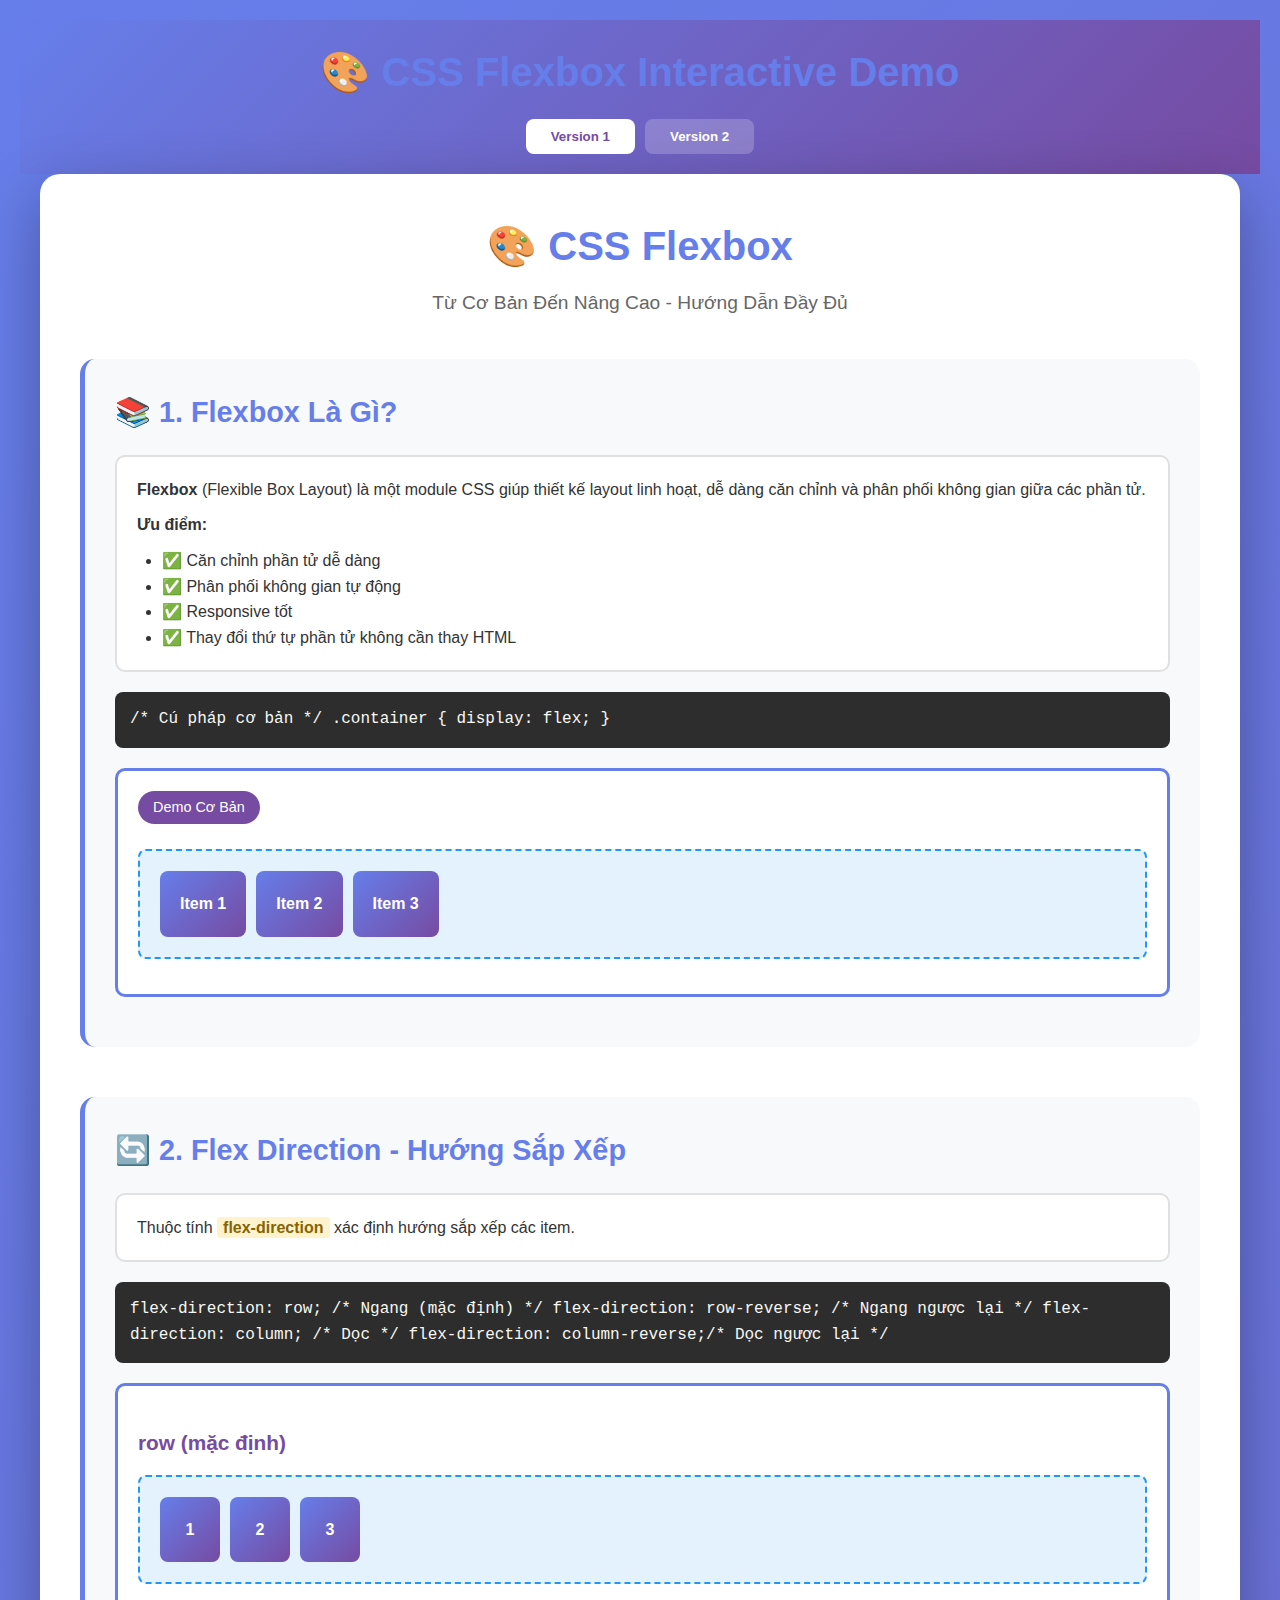
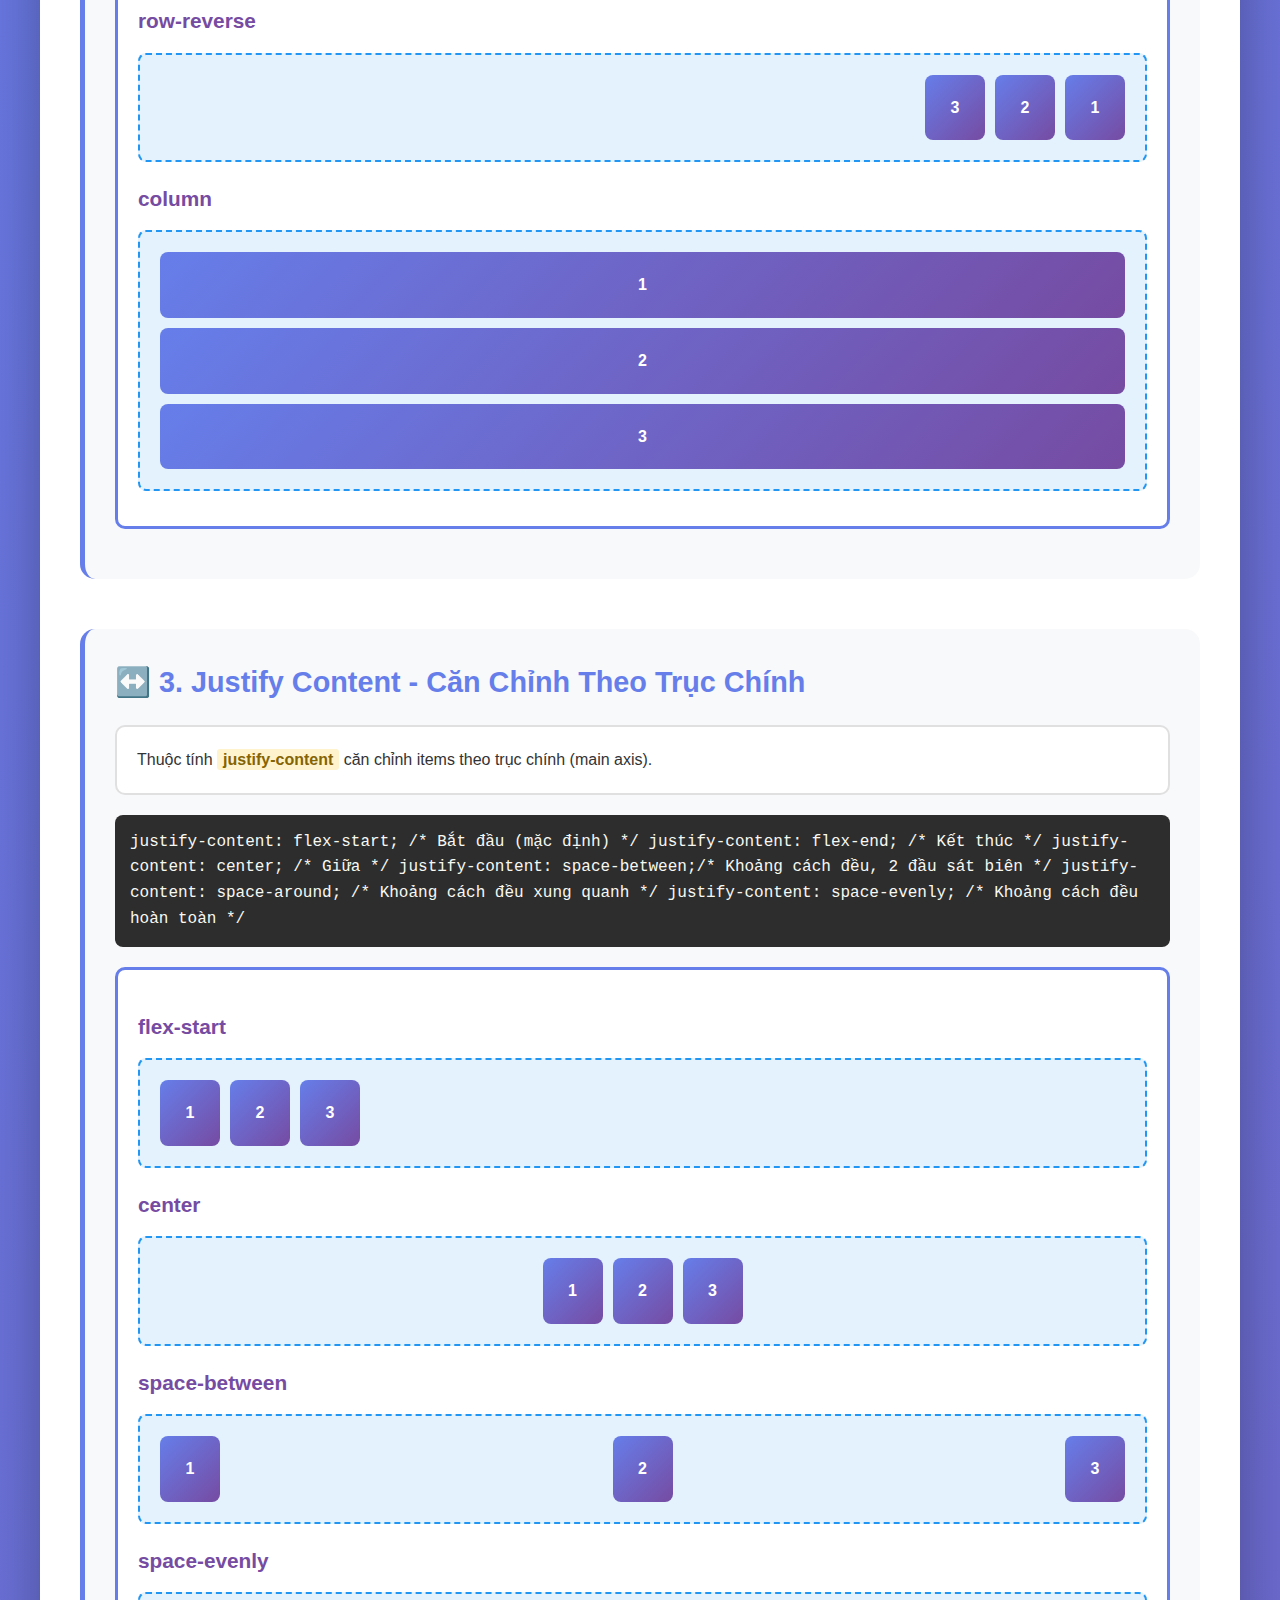
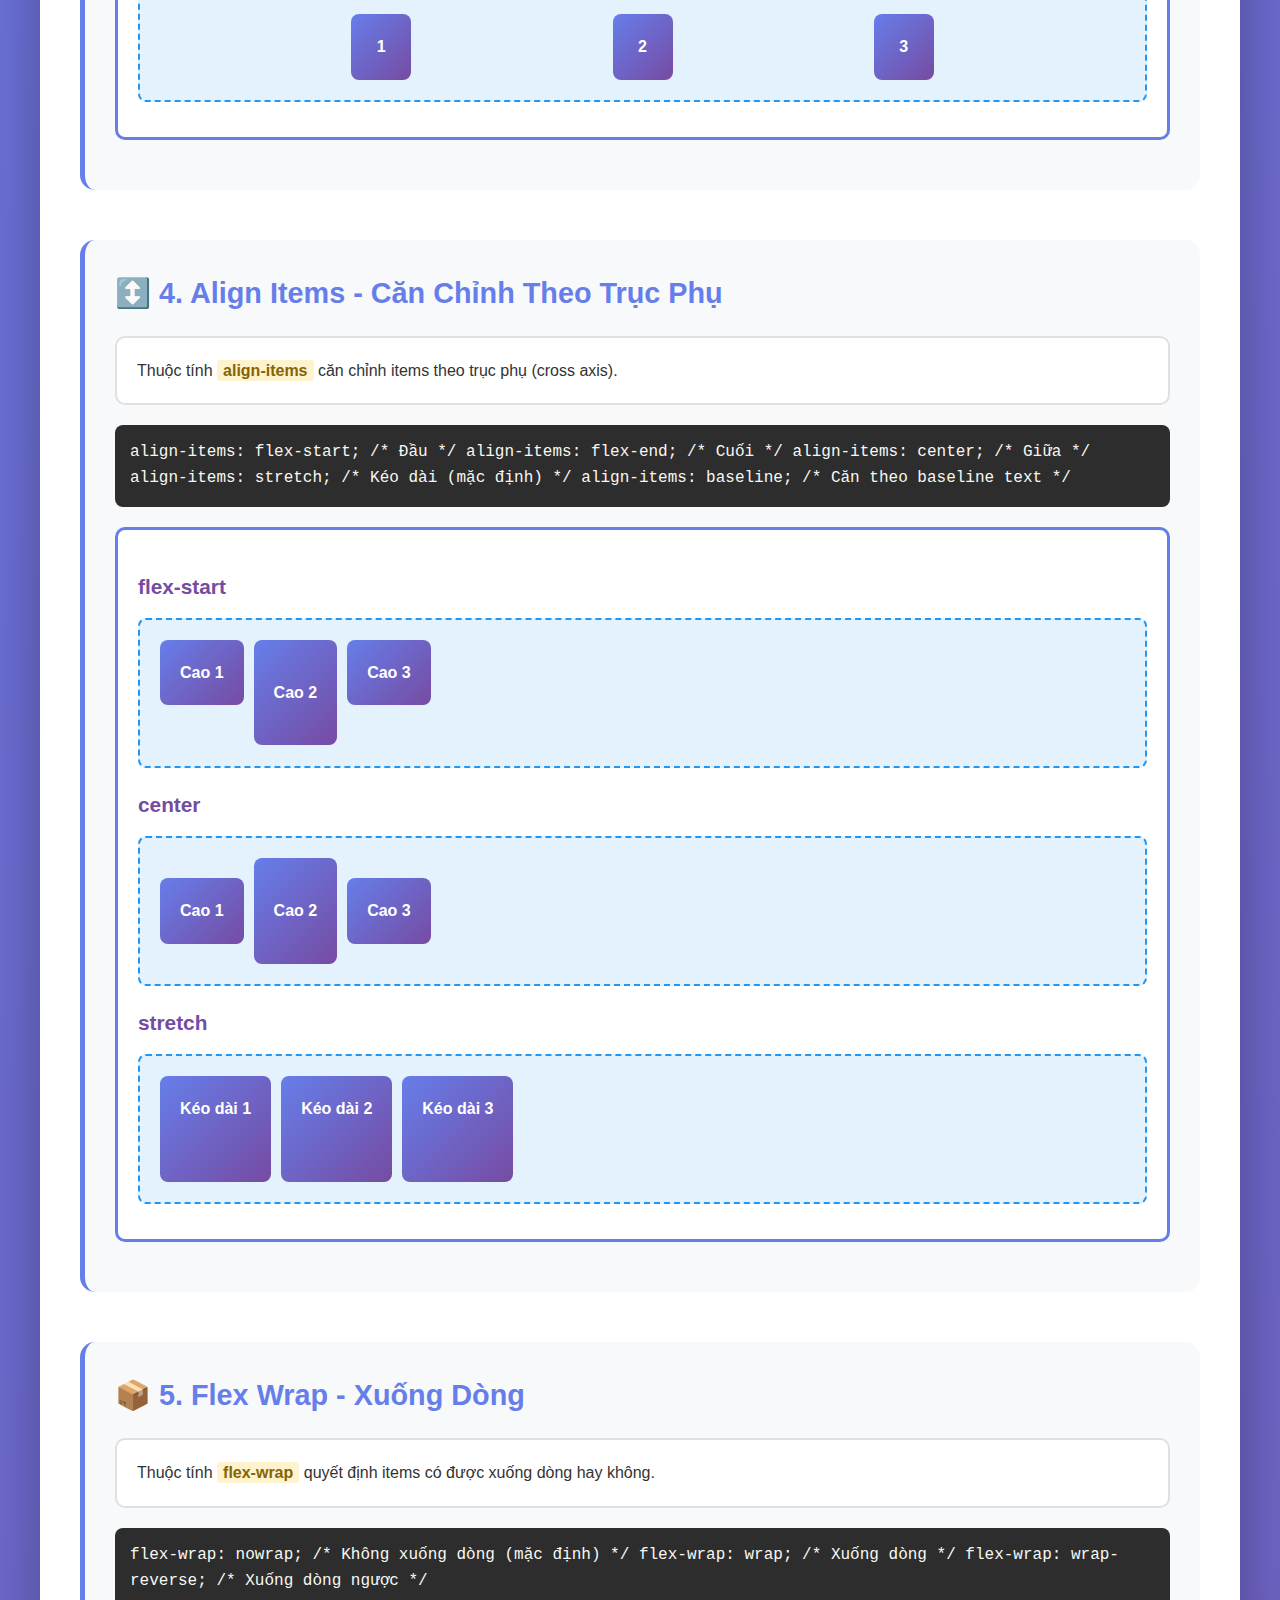
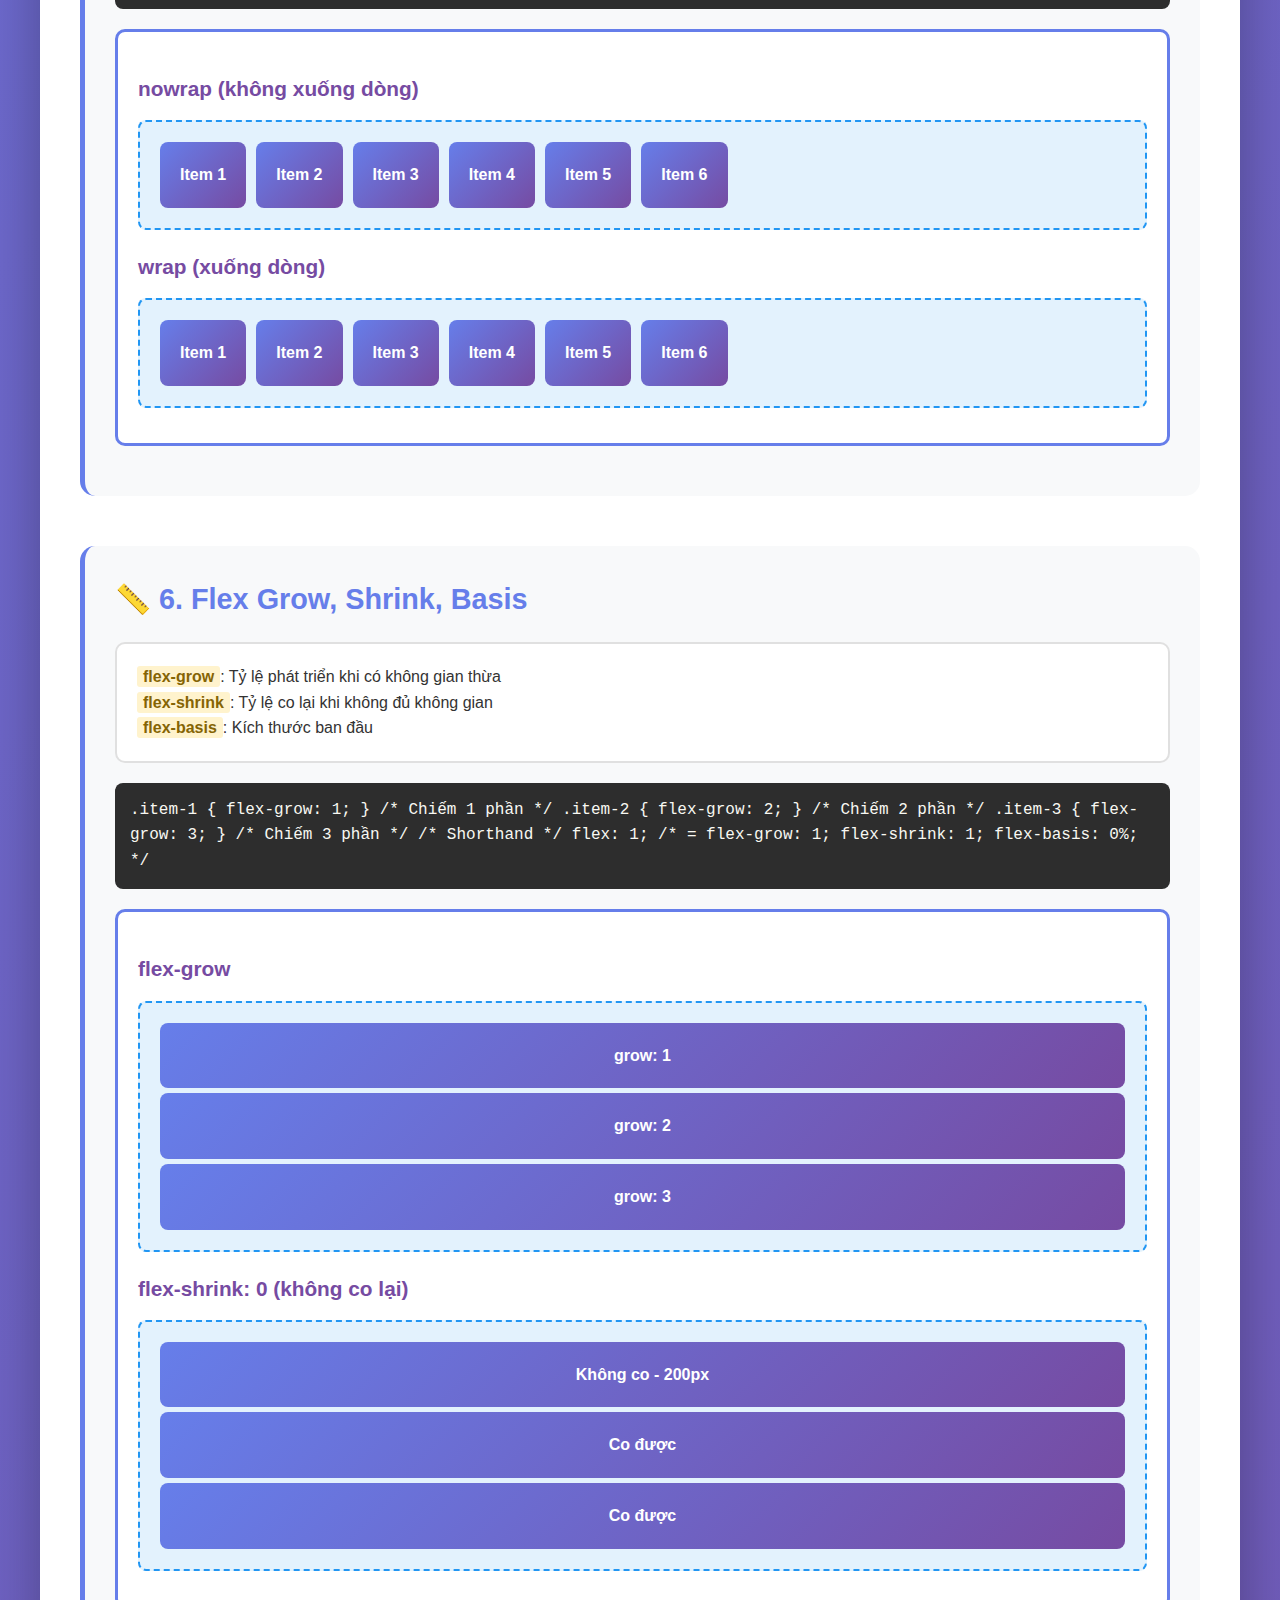
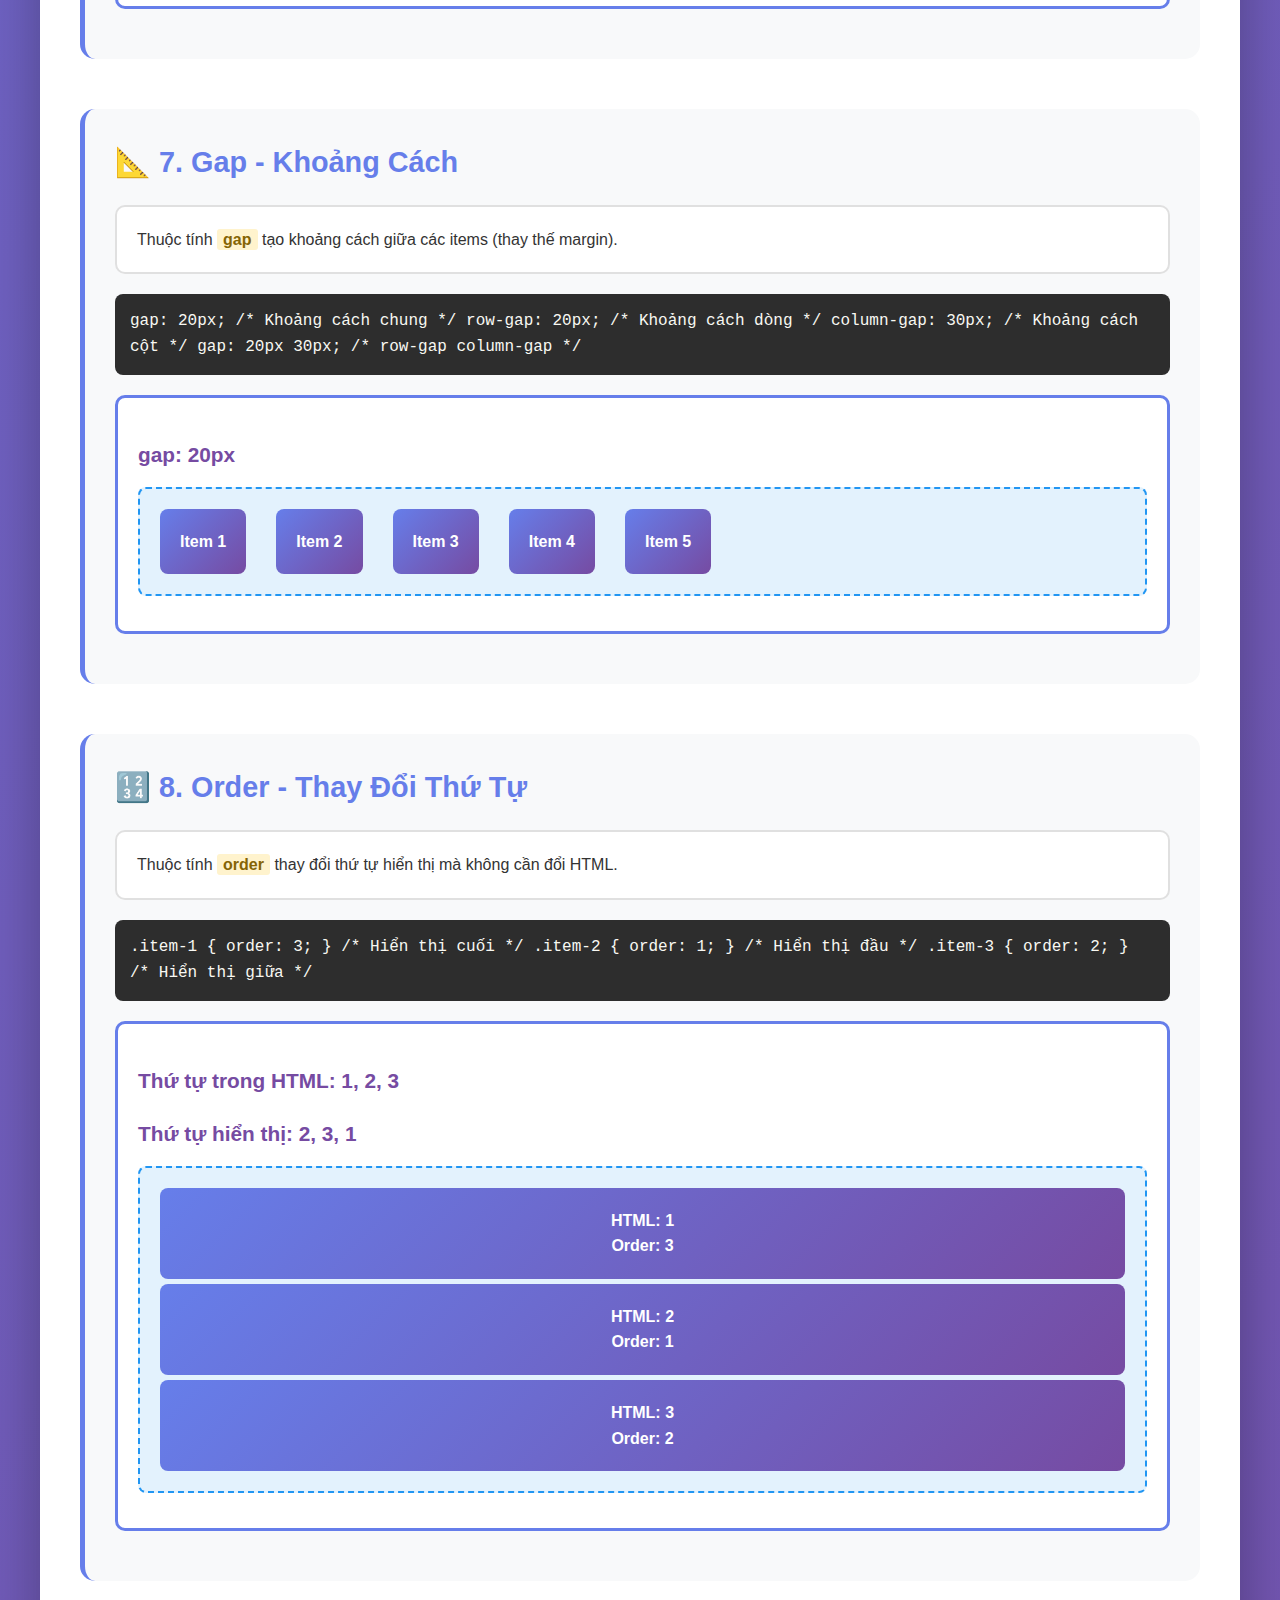
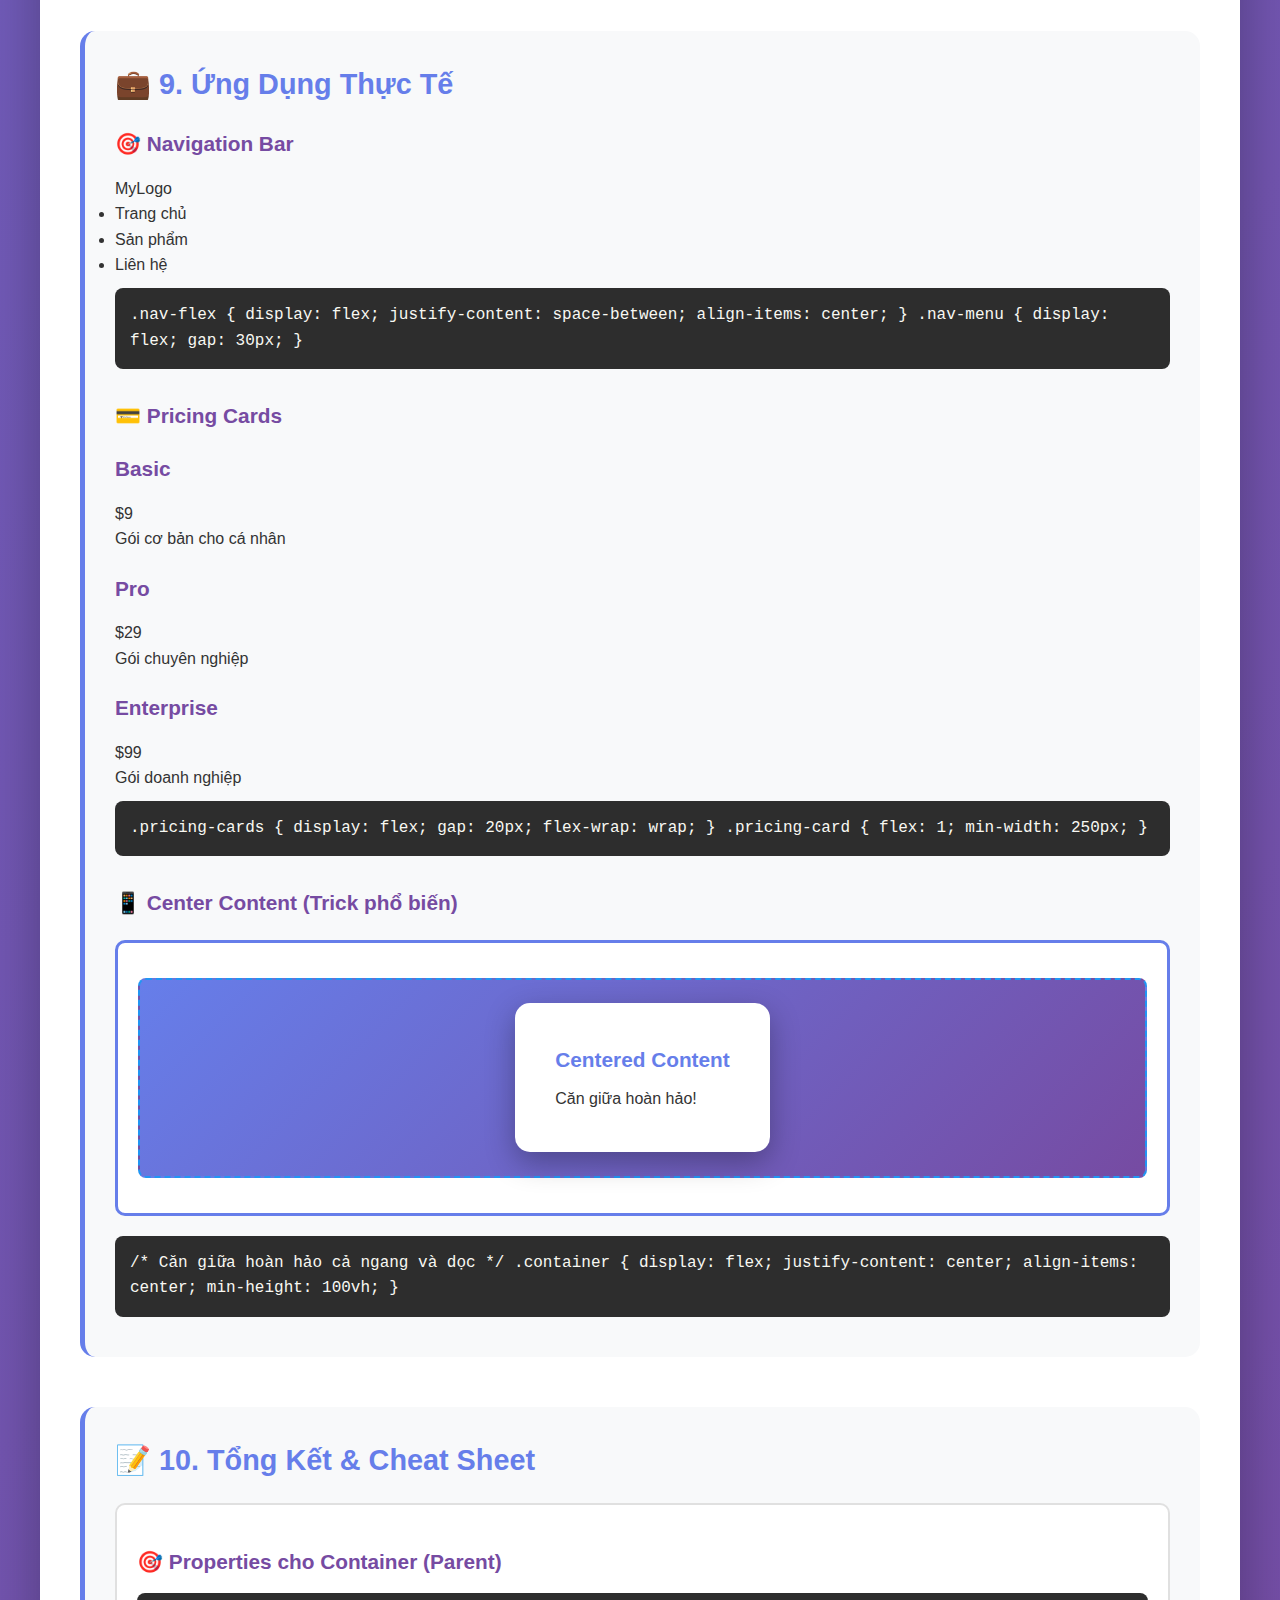
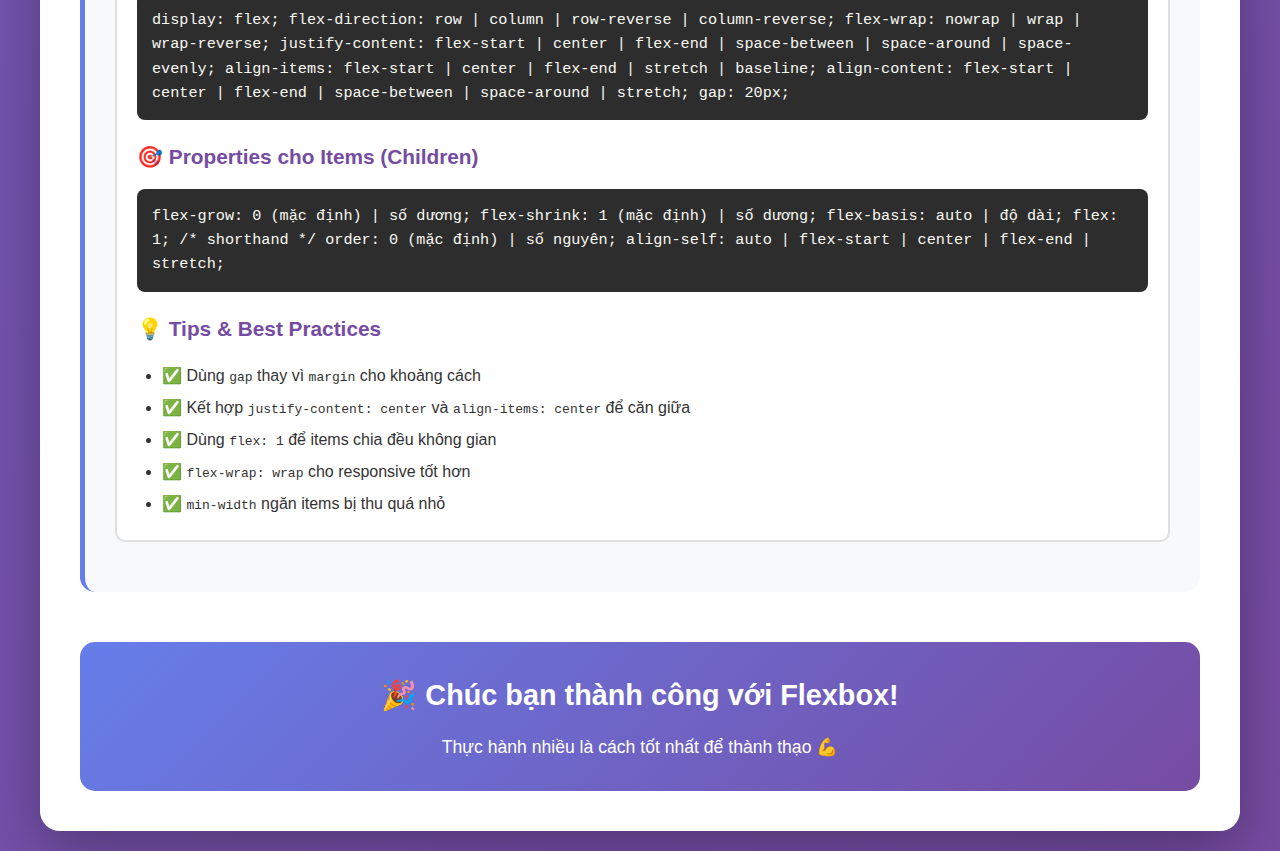
<file: index.html>
<!DOCTYPE html>
<html lang="vi">

<head>
    <meta charset="UTF-8" />
    <meta name="viewport" content="width=device-width, initial-scale=1.0" />
    <title>🎨 CSS Flexbox - Demo Switch</title>
    <style>
        body {
            font-family: 'Segoe UI', sans-serif;
            background: #f4f4f4;
            margin: 0;
            padding: 0;
        }

        header {
            background: linear-gradient(135deg, #667eea, #764ba2);
            color: white;
            text-align: center;
            padding: 20px;
        }

        .switcher {
            display: flex;
            justify-content: center;
            gap: 10px;
            margin-top: 15px;
        }

        .switcher button {
            padding: 10px 25px;
            border: none;
            border-radius: 8px;
            cursor: pointer;
            font-weight: bold;
            color: white;
            background: rgba(255, 255, 255, 0.2);
            transition: all 0.25s ease;
        }

        .switcher button.active {
            background: white;
            color: #764ba2;
        }

        #content {
            transition: opacity 0.3s ease;
        }
    </style>
</head>

<body>
    <header>
        <h1>🎨 CSS Flexbox Interactive Demo</h1>
        <div class="switcher">
            <button class="active" data-ver="v1">Version 1</button>
            <button data-ver="v2">Version 2</button>
        </div>
    </header>

    <main id="content"></main>

    <script src="./assets/js/switcher.js"></script>
</body>

</html>
</file>
